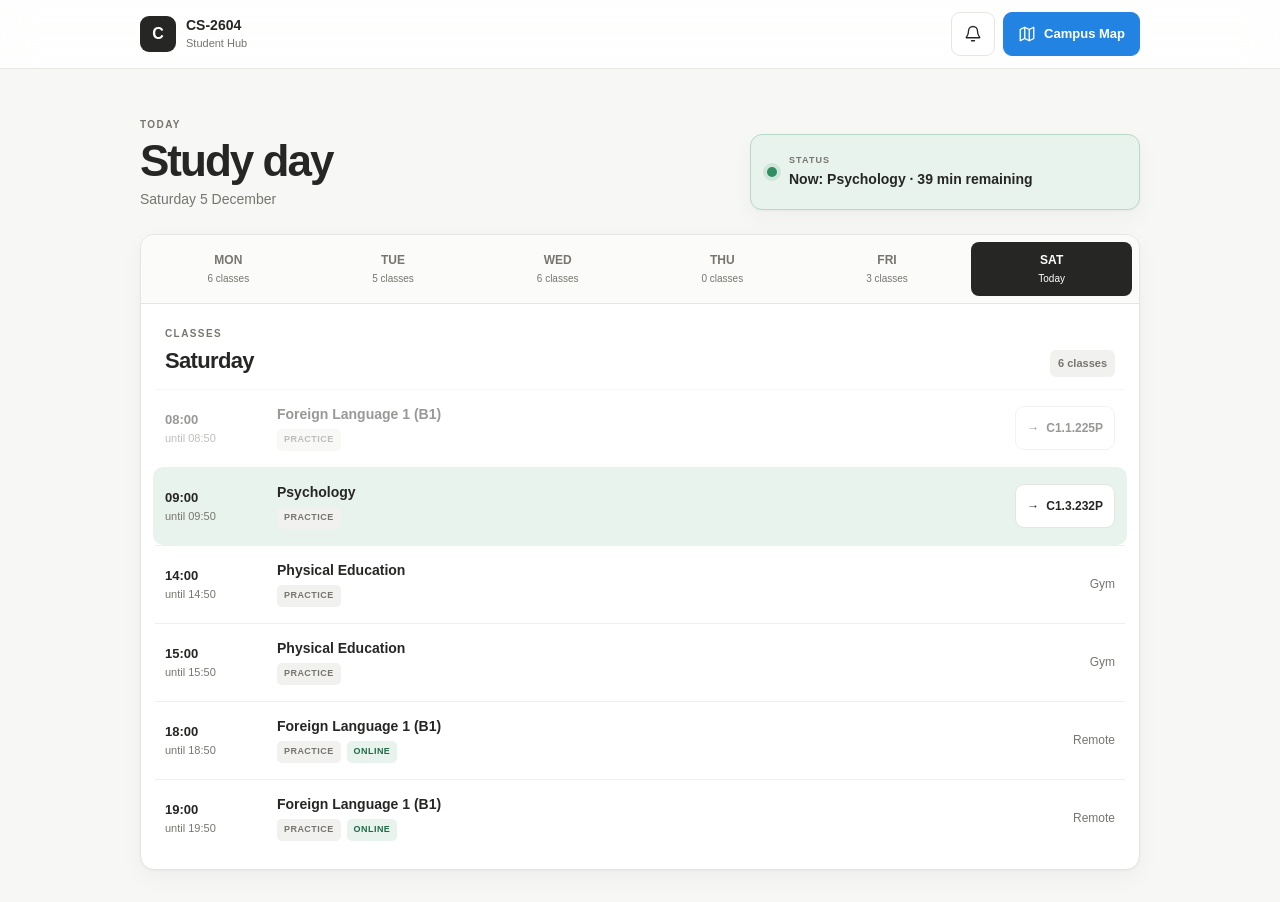
<file: index.html>
<!doctype html>
<html lang="en">
<head>
  <meta charset="utf-8">
  <meta
    name="viewport"
    content="width=device-width,initial-scale=1,viewport-fit=cover"
  >
  <meta name="theme-color" content="#ffffff">
  <meta
    name="description"
    content="CS-2604 group schedule and interactive AITU campus map"
  >

  <title>CS-2604 · Student Hub</title>

  <link rel="stylesheet" href="style.css?v=6">
  <script src="script.js?v=6" defer></script>
</head>

<body>
  <a class="skip-link" href="#schedule">Skip to schedule</a>

  <header class="topbar">
    <div class="shell topbar__inner">
      <a class="brand" href="./" aria-label="Student Hub, home">
        <span class="brand__mark" aria-hidden="true">C</span>

        <span>
          <strong>CS-2604</strong>
          <small>Student Hub</small>
        </span>
      </a>

      <nav class="top-actions" aria-label="Quick actions">
        <button
          id="notifyButton"
          class="icon-action"
          type="button"
          aria-label="Configure reminders"
          title="Reminders"
        >
          <svg aria-hidden="true" viewBox="0 0 24 24">
            <path d="M18 8a6 6 0 0 0-12 0c0 7-3 7-3 9h18c0-2-3-2-3-9M10 21h4"/>
          </svg>
        </button>

        <button
          id="openCampusMap"
          class="button button--primary"
          type="button"
        >
          <svg aria-hidden="true" viewBox="0 0 24 24">
            <path d="m9 18-6 3V6l6-3 6 3 6-3v15l-6 3-6-3Zm0 0V3m6 18V6"/>
          </svg>

          <span>Campus Map</span>
        </button>
      </nav>
    </div>
  </header>

  <main class="shell main">
    <section class="intro" aria-labelledby="heroTitle">
      <div>
        <p id="todayLabel" class="eyebrow">SCHEDULE</p>
        <h1 id="heroTitle">Study Day</h1>
        <p id="dateLabel" class="date-label"></p>
      </div>

      <div
        id="statusCard"
        class="status-card"
        aria-live="polite"
      >
        <span
          class="status-card__dot"
          aria-hidden="true"
        ></span>

        <span>
          <small>STATUS</small>
          <strong id="statusText">Loading…</strong>
        </span>
      </div>
    </section>

    <section
      class="schedule-card"
      aria-labelledby="dayName"
    >
      <nav
        class="day-tabs"
        id="dayTabs"
        aria-label="Select a day of the week"
      ></nav>

      <header class="schedule-head">
        <div>
          <p class="eyebrow">CLASSES</p>
          <h2 id="dayName">Monday</h2>
        </div>

        <span
          id="lessonCount"
          class="count-badge"
        ></span>
      </header>

      <div
        id="schedule"
        class="schedule"
        aria-live="polite"
      ></div>
    </section>
  </main>

  <dialog
    id="mapDialog"
    class="map-dialog"
    aria-labelledby="mapTitle"
  >
    <header class="map-dialog__bar">
      <div class="map-dialog__title">
        <span
          class="map-dialog__icon"
          aria-hidden="true"
        >
          A
        </span>

        <span>
          <small id="mapContext">CAMPUS MAP</small>
          <strong id="mapTitle">AITU Map</strong>
        </span>
      </div>

      <div class="map-dialog__actions">
        <a
          id="openMapTab"
          class="dialog-action"
          href="aitumap/index.html?v=6"
          target="_blank"
          rel="noopener"
          aria-label="Open the map in a new tab"
        >
          ↗
        </a>

        <button
          id="expandMap"
          class="dialog-action desktop-only"
          type="button"
          aria-label="Expand the map"
        >
          ⛶
        </button>

        <button
          id="closeMap"
          class="dialog-action"
          type="button"
          aria-label="Close the map"
        >
          ×
        </button>
      </div>
    </header>

    <iframe
      id="mapFrame"
      class="campus-map"
      title="Interactive AITU campus map"
      data-src="aitumap/index.html?v=6"
      loading="lazy"
    ></iframe>
  </dialog>

  <div
    id="toast"
    class="toast"
    role="status"
    aria-live="polite"
  ></div>
</body>
</html>
</file>
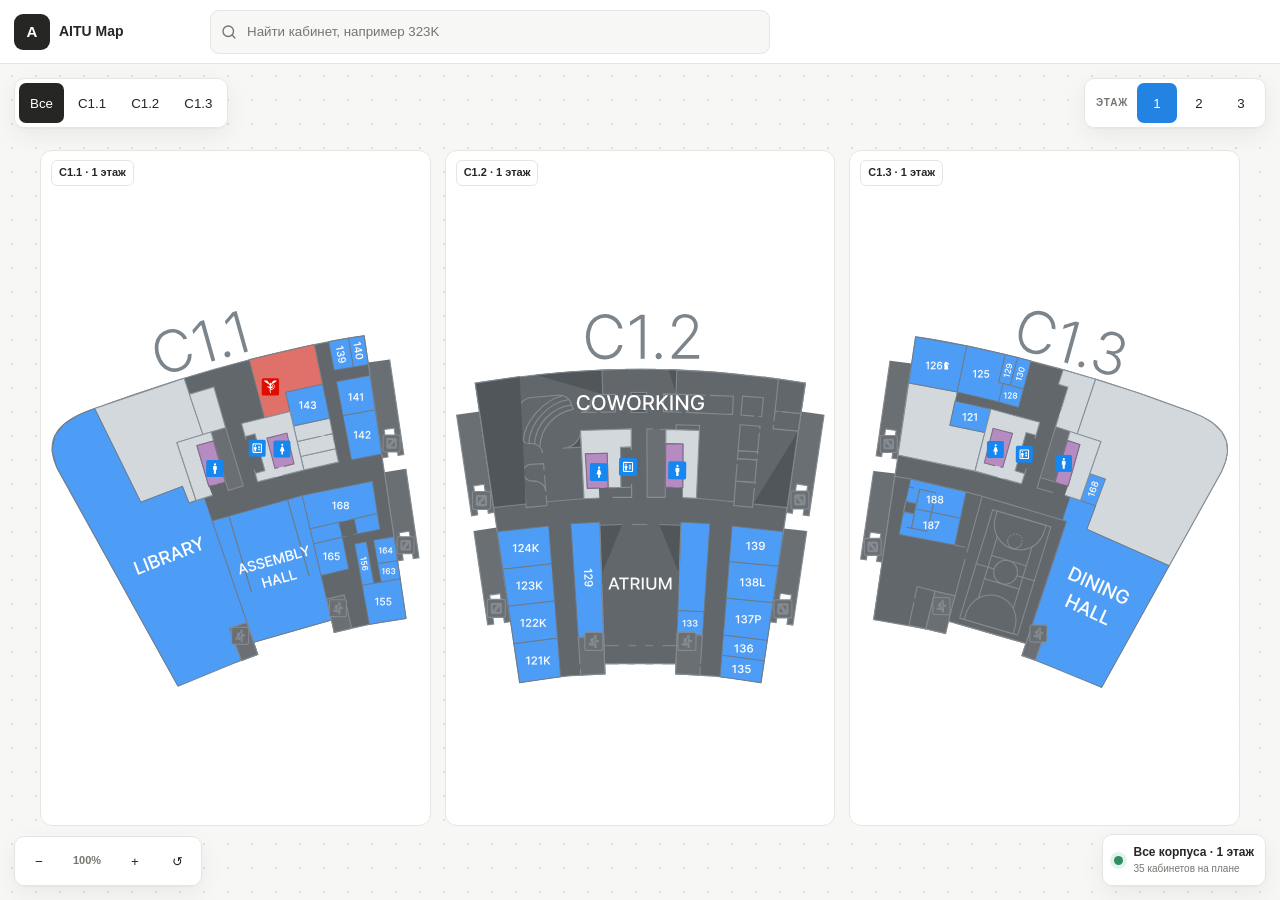
<file: aitumap/index.html>
<!doctype html>
<html lang="ru">
<head>
  <meta charset="utf-8">
  <meta name="viewport" content="width=device-width,initial-scale=1,viewport-fit=cover">
  <meta name="theme-color" content="#ffffff">
  <meta name="description" content="Интерактивная карта кампуса AITU с поиском кабинетов">
  <title>AITU Campus Map</title>
  <link rel="stylesheet" href="map.css?v=6">
  <script src="plans.js?v=6" defer></script>
  <script src="map.js?v=6" defer></script>
</head>
<body>
  <main id="root" class="map-app">
    <header class="toolbar">
      <a class="map-brand" href="../index.html" aria-label="Вернуться к расписанию"><span aria-hidden="true">A</span><strong>AITU Map</strong></a>
      <div class="search-wrap">
        <label class="search-box" for="roomSearch">
          <svg aria-hidden="true" viewBox="0 0 24 24"><circle cx="11" cy="11" r="7"/><path d="m20 20-4-4"/></svg>
          <span class="sr-only">Найти кабинет</span>
          <input id="roomSearch" type="search" placeholder="Найти кабинет, например 323K" autocomplete="off" spellcheck="false">
          <button id="clearSearch" class="clear-search" type="button" aria-label="Очистить поиск">×</button>
        </label>
        <div id="suggestions" class="suggestions" role="listbox" aria-label="Результаты поиска"></div>
      </div>
    </header>
    <section class="workspace" aria-label="Интерактивная карта кампуса">
      <div id="canvas" class="map-canvas"><div id="transformLayer" class="transform-layer"><div id="plans" class="plans"></div></div></div>
      <nav id="modePanel" class="mode-panel" aria-label="Корпус">
        <button class="seg-btn active" type="button" data-block="all">Все</button><button class="seg-btn" type="button" data-block="C1.1">C1.1</button><button class="seg-btn" type="button" data-block="C1.2">C1.2</button><button class="seg-btn" type="button" data-block="C1.3">C1.3</button>
      </nav>
      <nav id="floorPanel" class="floor-panel" aria-label="Этаж">
        <span>Этаж</span><button class="floor-btn active" type="button" data-floor="1">1</button><button class="floor-btn" type="button" data-floor="2">2</button><button class="floor-btn" type="button" data-floor="3">3</button>
      </nav>
      <div class="zoom-panel" aria-label="Масштаб">
        <button id="zoomOut" class="zoom-btn" type="button" aria-label="Уменьшить">−</button><span id="zoomValue">100%</span><button id="zoomIn" class="zoom-btn" type="button" aria-label="Увеличить">+</button><button id="resetView" class="zoom-btn" type="button" aria-label="Сбросить вид">↺</button>
      </div>
      <div class="status-panel" aria-live="polite"><span class="status-dot"></span><span><strong id="statusTitle">Все корпуса · 1 этаж</strong><small id="statusText">Загрузка планов…</small></span></div>
    </section>
  </main>
</body>
</html>
</file>
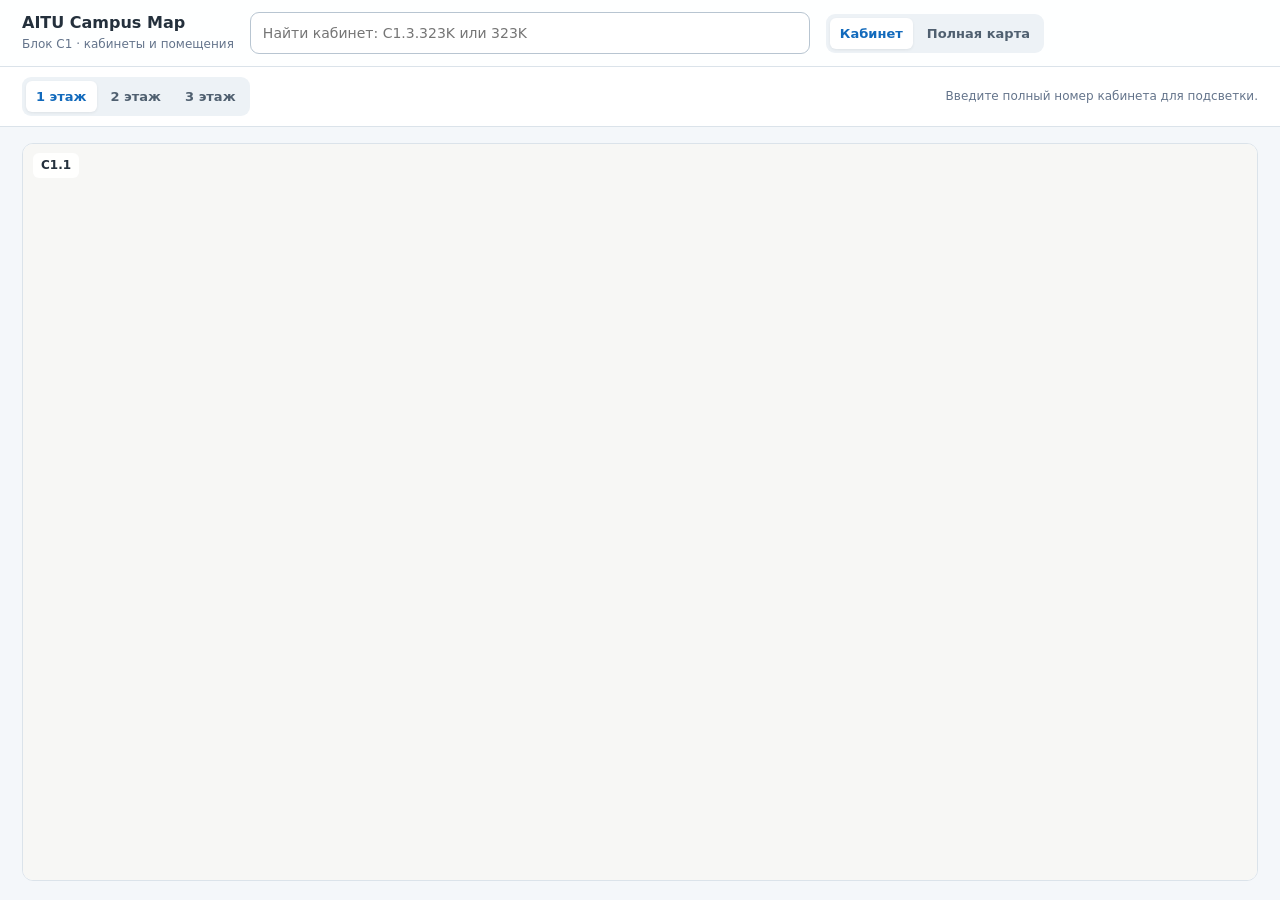
<file: aitumap/enhanced.html>
<!doctype html>
<html lang="ru"><head><meta charset="utf-8"><meta name="viewport" content="width=device-width,initial-scale=1"><title>AITU Campus Map</title><style>
:root{--bg:#f4f7fa;--paper:#fff;--ink:#24303c;--muted:#64748b;--line:#dbe3ea;--blue:#2783de}*{box-sizing:border-box}body{margin:0;background:var(--bg);color:var(--ink);font:14px/1.4 system-ui,-apple-system,"Segoe UI",sans-serif}.top{display:flex;align-items:center;gap:16px;padding:12px 22px;background:#fffffff2;border-bottom:1px solid var(--line)}.name b{display:block;font-size:16px}.name span{font-size:12px;color:var(--muted)}.search{flex:1;max-width:560px}.search input{width:100%;height:42px;border:1px solid #b8c5d1;border-radius:9px;padding:0 12px;font:inherit}.search input:focus{outline:3px solid #2783de33;border-color:var(--blue)}.switch,.floors{display:flex;gap:4px;padding:4px;background:#edf2f6;border-radius:9px}.switch button,.floors button{border:0;background:transparent;border-radius:6px;padding:8px 10px;color:#506070;font:600 13px system-ui;cursor:pointer}.switch button.active,.floors button.active{background:#fff;color:#126abc;box-shadow:0 1px 3px #0001}.toolbar{display:flex;justify-content:space-between;align-items:center;padding:10px 22px;background:#fff;border-bottom:1px solid var(--line)}.helper{color:var(--muted);font-size:12px}.notice{display:none;margin:14px 22px 0;padding:10px 12px;background:#e7f2fc;border:1px solid #b9dbf3;border-radius:8px;color:#1e5e94}.notice.show{display:block}.maps{display:grid;gap:14px;padding:16px 22px;height:calc(100vh - 130px);min-height:420px}.maps.room{grid-template-columns:minmax(0,1fr);max-width:1280px;margin:auto}.maps.full{grid-template-columns:repeat(3,minmax(0,1fr))}.card{position:relative;overflow:hidden;border:1px solid var(--line);border-radius:11px;background:#fff}.card h2{position:absolute;z-index:2;top:9px;left:10px;margin:0;padding:4px 8px;background:#fffffff2;border-radius:6px;font-size:12px}.card iframe{display:block;width:100%;height:100%;border:0}@media(max-width:720px){body{overflow:auto}.top{flex-wrap:wrap;padding:12px 16px;gap:9px}.search{order:3;flex-basis:100%;max-width:none}.toolbar{padding:9px 16px;align-items:flex-start;gap:8px;flex-direction:column}.maps{height:calc(100vh - 194px);padding:14px 16px;min-height:380px}.maps.full{height:auto;grid-template-columns:1fr}.maps.full .card{height:420px}.notice{margin:12px 16px 0}}@media(prefers-color-scheme:dark){:root{--bg:#161b21;--paper:#20262d;--ink:#f6f8fa;--muted:#aab4bf;--line:#3a4550}.top,.toolbar,.card{background:#20262df2}.switch,.floors{background:#303a45}.switch button,.floors button{color:#cad2da}.switch button.active,.floors button.active{background:#20262d;color:#70b7fa}.search input{background:#171d23;color:var(--ink);border-color:#4a5663}.notice{background:#173653;border-color:#285a80;color:#c4e2ff}}
</style></head><body>
<header class="top"><div class="name"><b>AITU Campus Map</b><span>Блок C1 · кабинеты и помещения</span></div><label class="search"><input id="query" placeholder="Найти кабинет: C1.3.323K или 323K" autocomplete="off"></label><div class="switch"><button id="roomMode" class="active">Кабинет</button><button id="fullMode">Полная карта</button></div></header><div class="toolbar"><div class="floors"><button data-floor="1" class="active">1 этаж</button><button data-floor="2">2 этаж</button><button data-floor="3">3 этаж</button></div><span id="helper" class="helper">Введите номер кабинета или откройте полную карту.</span></div><div id="notice" class="notice"></div><main id="maps" class="maps room"></main>
<script>
const blocks=['C1.1','C1.2','C1.3'],maps=document.querySelector('#maps'),query=document.querySelector('#query'),notice=document.querySelector('#notice'),helper=document.querySelector('#helper');let floor=1,mode='room',room=new URLSearchParams(location.search).get('room')||'';
function parse(v){v=v.trim().toUpperCase().replace(/\s/g,'');let x=v.match(/^(?:C1\.)?([123])\.([\d]+[A-ZА-ЯЁ]*)$/);return x?{floor:+x[1],block:'C1.'+x[1],code:x[2],full:'C1.'+x[1]+'.'+x[2]}:null}
function setNative(d,el,value){let proto=el.tagName==='SELECT'?d.defaultView.HTMLSelectElement.prototype:d.defaultView.HTMLInputElement.prototype;Object.getOwnPropertyDescriptor(proto,'value').set.call(el,value);el.dispatchEvent(new Event(el.tagName==='SELECT'?'change':'input',{bubbles:true}))}
function configure(frame,block,term){try{const d=frame.contentDocument;if(!d)return;const select=d.querySelector('select'),input=d.querySelector('input');if(select)setNative(d,select,block);if(input)setNative(d,input,term);const hide=(seed)=>{let e=seed;while(e&&e!==d.body){let r=e.getBoundingClientRect();if(r.width>d.defaultView.innerWidth*.7&&r.height<110){e.style.display='none';return}e=e.parentElement}};hide(input);const title=[...d.querySelectorAll('*')].find(x=>(x.textContent||'').trim()==='aitu map');hide(title);const nums=[...d.querySelectorAll('button')].filter(x=>/^[123]$/.test(x.textContent.trim()));hide(nums[0])}catch(e){console.warn(e)}}
function panel(block,term){let c=document.createElement('section');c.className='card';c.innerHTML='<h2>'+block+'</h2>';let f=document.createElement('iframe');f.title='Карта '+block+', этаж '+floor;f.src='index.html';f.onload=()=>setTimeout(()=>configure(f,block,term),140);c.append(f);return c}
function render(){let p=parse(room);if(p){floor=p.floor;query.value=p.full}let term=p?p.code:room.trim().toUpperCase();let list=mode==='full'?blocks:(p?[p.block]:(term?blocks:['C1.1']));maps.className='maps '+(mode==='full'?'full':'room');maps.replaceChildren(...list.map(b=>panel(b,term)));document.querySelectorAll('[data-floor]').forEach(b=>b.classList.toggle('active',+b.dataset.floor===floor));roomMode.classList.toggle('active',mode==='room');fullMode.classList.toggle('active',mode==='full');if(p){notice.textContent='Открыт '+p.full+' - кабинет подсвечен на плане '+p.block+'.';notice.classList.add('show');helper.textContent='Можно переключить этаж или открыть все блоки.'}else{notice.classList.remove('show');helper.textContent=mode==='full'?'Все блоки C1 на '+floor+' этаже.':'Введите полный номер кабинета для подсветки.'}}
let t;query.value=room;query.oninput=()=>{clearTimeout(t);t=setTimeout(()=>{room=query.value;mode='room';render()},180)};roomMode.onclick=()=>{mode='room';render()};fullMode.onclick=()=>{mode='full';room='';query.value='';render()};document.querySelectorAll('[data-floor]').forEach(b=>b.onclick=()=>{floor=+b.dataset.floor;room='';query.value='';render()});render();
</script></body></html>
</file>
<file: style.css>
:root{color-scheme:light;--ink:#262625;--muted:#77756f;--canvas:#f7f7f5;--surface:#fff;--soft:#f1f1ef;--line:#e5e5e2;--blue:#2383e2;--blue-soft:#e8f2fb;--green:#2f8f62;--green-soft:#e8f3ed;--orange:#c8762b;--orange-soft:#fbefe3;--radius:12px;--shadow:0 1px 2px rgba(0,0,0,.04),0 8px 24px rgba(0,0,0,.04)}
*{box-sizing:border-box}html{scroll-behavior:smooth}body{margin:0;background:var(--canvas);color:var(--ink);font:16px/1.5 ui-sans-serif,-apple-system,BlinkMacSystemFont,"Segoe UI",sans-serif;-webkit-font-smoothing:antialiased}.shell{width:min(calc(100% - 48px),1000px);margin-inline:auto}button,a{font:inherit}.skip-link{position:fixed;z-index:100;top:8px;left:8px;transform:translateY(-150%);padding:10px 14px;border-radius:8px;background:var(--ink);color:#fff}.skip-link:focus{transform:none}.topbar{position:sticky;top:0;z-index:30;border-bottom:1px solid rgba(229,229,226,.9);background:rgba(255,255,255,.88);backdrop-filter:blur(16px)}.topbar__inner{height:68px;display:flex;align-items:center;justify-content:space-between}.brand{display:flex;align-items:center;gap:10px;color:inherit;text-decoration:none}.brand__mark,.map-dialog__icon{display:grid;place-items:center;width:36px;height:36px;border-radius:9px;background:var(--ink);color:#fff;font-weight:800}.brand strong,.brand small{display:block}.brand strong{font-size:14px;line-height:1.2}.brand small{margin-top:1px;color:var(--muted);font-size:11px}.top-actions{display:flex;align-items:center;gap:8px}.button,.icon-action,.dialog-action,.room-button{min-height:44px;border:1px solid var(--line);border-radius:9px;background:var(--surface);color:var(--ink);cursor:pointer}.button{display:inline-flex;align-items:center;justify-content:center;gap:8px;padding:0 14px;font-size:13px;font-weight:700}.button svg,.icon-action svg{width:18px;height:18px;fill:none;stroke:currentColor;stroke-width:1.8;stroke-linecap:round;stroke-linejoin:round}.button--primary{border-color:var(--blue);background:var(--blue);color:#fff}.icon-action{display:grid;place-items:center;width:44px;padding:0}.icon-action.on{border-color:#a6d0b8;background:var(--green-soft);color:#216b49}.button:hover,.icon-action:hover,.dialog-action:hover,.room-button:hover{filter:brightness(.98);transform:translateY(-1px)}.main{padding:48px 0 32px}.intro{display:grid;grid-template-columns:1fr minmax(300px,390px);gap:32px;align-items:end;margin-bottom:24px}.eyebrow{margin:0;color:var(--muted);font-size:10px;font-weight:800;letter-spacing:.14em}.intro h1{margin:5px 0 4px;font-size:clamp(30px,5vw,44px);line-height:1.08;letter-spacing:-.045em}.date-label{margin:0;color:var(--muted);font-size:14px}.status-card{display:flex;align-items:center;gap:12px;min-height:76px;padding:14px 16px;border:1px solid var(--line);border-radius:var(--radius);background:var(--surface);box-shadow:var(--shadow)}.status-card__dot{flex:0 0 10px;width:10px;height:10px;border-radius:50%;background:#a5a5a0;box-shadow:0 0 0 4px #ededeb}.status-card small,.status-card strong{display:block}.status-card small{margin-bottom:3px;color:var(--muted);font-size:9px;font-weight:800;letter-spacing:.12em}.status-card strong{font-size:14px;line-height:1.35}.status-card.live{border-color:#b8dbc7;background:var(--green-soft)}.status-card.live .status-card__dot{background:var(--green);box-shadow:0 0 0 4px rgba(47,143,98,.13)}.status-card.soon{border-color:#ebc8a9;background:var(--orange-soft)}.status-card.soon .status-card__dot{background:var(--orange);box-shadow:0 0 0 4px rgba(200,118,43,.13)}.schedule-card{overflow:hidden;border:1px solid var(--line);border-radius:14px;background:var(--surface);box-shadow:var(--shadow)}.day-tabs{display:grid;grid-template-columns:repeat(6,1fr);gap:4px;padding:7px;border-bottom:1px solid var(--line);background:#fbfbfa}.day-tab{min-height:54px;border:0;border-radius:8px;background:transparent;color:var(--muted);font-size:12px;font-weight:750;cursor:pointer}.day-tab span{display:block;margin-top:2px;font-size:10px;font-weight:500}.day-tab:hover{background:var(--soft);color:var(--ink)}.day-tab.active{background:var(--ink);color:#fff}.day-tab.today:not(.active){color:var(--blue)}.schedule-head{display:flex;align-items:flex-end;justify-content:space-between;padding:22px 24px 12px}.schedule-head h2{margin:3px 0 0;font-size:22px;letter-spacing:-.03em}.count-badge{padding:5px 8px;border-radius:6px;background:var(--soft);color:var(--muted);font-size:11px;font-weight:700}.schedule{padding:0 14px 12px}.lesson{display:grid;grid-template-columns:96px minmax(0,1fr) auto;gap:16px;align-items:center;min-height:78px;padding:12px 10px;border-top:1px solid #efefed}.lesson.past{opacity:.47}.lesson.current{margin:0 -2px;padding-inline:12px;border-top-color:transparent;border-radius:10px;background:var(--green-soft);opacity:1}.lesson__time{font-size:13px;font-weight:750;font-variant-numeric:tabular-nums;color:var(--ink)}.lesson__time span{display:block;margin-top:1px;color:var(--muted);font-size:11px;font-weight:500}.lesson__name{font-size:14px;font-weight:700;line-height:1.35}.lesson__meta{display:flex;gap:6px;margin-top:5px}.badge{display:inline-flex;align-items:center;min-height:22px;padding:1px 7px;border-radius:5px;background:var(--soft);color:var(--muted);font-size:9px;font-weight:800;letter-spacing:.05em;text-transform:uppercase}.badge.lecture{background:var(--blue-soft);color:#24659f}.badge.online{background:var(--green-soft);color:#216b49}.room-button{display:inline-flex;align-items:center;gap:7px;padding:0 11px;white-space:nowrap;font-size:12px;font-weight:700}.room-button:hover{border-color:#a9cdec;background:var(--blue-soft);color:#225f95}.room-placeholder{color:var(--muted);font-size:12px}.empty{padding:54px 20px 62px;text-align:center;color:var(--muted)}.empty__icon{display:grid;place-items:center;width:42px;height:42px;margin:0 auto 12px;border-radius:50%;background:var(--soft);font-size:20px}.empty strong{display:block;color:var(--ink)}.hint{margin:14px 0 0;text-align:center;color:var(--muted);font-size:12px}.map-dialog{width:min(calc(100% - 28px),1180px);height:min(calc(100% - 28px),820px);max-width:none;max-height:none;padding:0;overflow:hidden;border:1px solid var(--line);border-radius:14px;background:var(--surface);color:var(--ink);box-shadow:0 24px 80px rgba(0,0,0,.26)}.map-dialog::backdrop{background:rgba(28,28,27,.6);backdrop-filter:blur(2px)}.map-dialog.expanded{width:100%;height:100%;border:0;border-radius:0}.map-dialog__bar{height:62px;display:flex;align-items:center;justify-content:space-between;padding:0 10px 0 14px;border-bottom:1px solid var(--line)}.map-dialog__title{display:flex;align-items:center;gap:10px;min-width:0}.map-dialog__icon{width:34px;height:34px;background:var(--blue)}.map-dialog__title small,.map-dialog__title strong{display:block}.map-dialog__title small{color:var(--muted);font-size:9px;font-weight:800;letter-spacing:.12em}.map-dialog__title strong{overflow:hidden;text-overflow:ellipsis;white-space:nowrap;font-size:14px}.map-dialog__actions{display:flex;gap:3px}.dialog-action{display:grid;place-items:center;width:42px;padding:0;border-color:transparent;text-decoration:none;font-size:19px}.campus-map{display:block;width:100%;height:calc(100% - 62px);border:0;background:var(--canvas)}.toast{position:fixed;z-index:80;left:50%;bottom:24px;max-width:min(420px,calc(100% - 32px));transform:translate(-50%,20px);padding:11px 14px;border-radius:9px;background:var(--ink);color:#fff;box-shadow:0 8px 30px rgba(0,0,0,.18);font-size:13px;opacity:0;pointer-events:none;transition:.2s}.toast.show{transform:translate(-50%,0);opacity:1}:focus-visible{outline:3px solid rgba(35,131,226,.28);outline-offset:2px}
@media(max-width:700px){.shell{width:min(calc(100% - 24px),1000px)}.topbar__inner{height:62px}.button span{display:none}.button{width:44px;padding:0}.main{padding-top:24px}.intro{grid-template-columns:1fr;gap:15px;margin-bottom:16px}.intro h1{font-size:32px}.status-card{min-height:62px}.day-tabs{grid-template-columns:repeat(6,minmax(54px,1fr));overflow:visible}.day-tabs::-webkit-scrollbar{display:none}.schedule-head{padding:18px 16px 10px}.schedule-head h2{font-size:20px}.schedule{padding:0 8px 8px}.lesson{grid-template-columns:72px minmax(0,1fr);gap:10px;min-height:88px;padding:12px 8px}.room-button,.room-placeholder{grid-column:2;justify-self:start;min-height:38px;margin-top:-3px}.hint{display:none}.map-dialog{width:100%;height:100%;border:0;border-radius:0}.map-dialog__bar{height:54px;padding-left:9px}.campus-map{height:calc(100% - 54px)}.desktop-only,#openMapTab{display:none}}
@media(prefers-reduced-motion:reduce){*{scroll-behavior:auto!important;transition:none!important}}
</file>
<file: aitumap/map.css>
:root{color-scheme:light;--ink:#262625;--muted:#77756f;--canvas:#f7f7f5;--surface:#fff;--soft:#f1f1ef;--line:#e5e5e2;--blue:#2383e2;--blue-soft:#e8f2fb;--green:#2f8f62;--orange:#e39138;--shadow:0 1px 2px rgba(0,0,0,.04),0 8px 24px rgba(0,0,0,.06)}*{box-sizing:border-box}html,body,#root{width:100%;height:100%;margin:0}body{overflow:hidden;background:var(--canvas);color:var(--ink);font:15px/1.45 ui-sans-serif,-apple-system,BlinkMacSystemFont,"Segoe UI",sans-serif;-webkit-font-smoothing:antialiased}.map-app{display:grid;grid-template-rows:64px 1fr;height:100%;min-height:360px}.toolbar{position:relative;z-index:20;display:grid;grid-template-columns:180px minmax(240px,560px) 1fr;gap:16px;align-items:center;padding:9px 14px;border-bottom:1px solid var(--line);background:rgba(255,255,255,.92);backdrop-filter:blur(16px)}.map-brand{display:flex;align-items:center;gap:9px;color:inherit;text-decoration:none}.map-brand>span{display:grid;place-items:center;width:36px;height:36px;border-radius:9px;background:var(--ink);color:#fff;font-weight:800}.map-brand strong{font-size:14px}.search-wrap{position:relative;width:100%;justify-self:center}.search-box{display:flex;align-items:center;height:44px;padding:0 9px;border:1px solid var(--line);border-radius:9px;background:var(--canvas)}.search-box:focus-within{border-color:var(--blue);box-shadow:0 0 0 3px rgba(35,131,226,.13);background:#fff}.search-box svg{flex:0 0 18px;width:18px;height:18px;fill:none;stroke:var(--muted);stroke-width:1.8;stroke-linecap:round}.search-box input{width:100%;height:100%;padding:0 9px;border:0;outline:0;background:transparent;color:var(--ink);font:600 14px inherit}.clear-search{display:none;width:34px;height:34px;border:0;border-radius:7px;background:transparent;color:var(--muted);font-size:20px;cursor:pointer}.clear-search:hover{background:var(--soft)}.suggestions{position:absolute;top:50px;left:0;right:0;display:none;max-height:300px;overflow:auto;padding:6px;border:1px solid var(--line);border-radius:10px;background:#fff;box-shadow:var(--shadow)}.suggestions.open{display:block}.suggestion{display:flex;align-items:center;justify-content:space-between;width:100%;min-height:44px;padding:8px 10px;border:0;border-radius:7px;background:transparent;color:var(--ink);text-align:left;cursor:pointer}.suggestion:hover,.suggestion.active{background:var(--blue-soft)}.suggestion strong{font-size:13px}.suggestion span{color:var(--muted);font-size:11px}.shortcut-hint{justify-self:end;margin:0;color:var(--muted);font-size:11px}.workspace{position:relative;min-height:0;overflow:hidden}.map-canvas{position:absolute;inset:0;overflow:hidden;touch-action:none;cursor:grab;background-color:var(--canvas);background-image:radial-gradient(#dededb 1px,transparent 1px);background-size:24px 24px}.map-canvas.dragging{cursor:grabbing}.transform-layer{position:absolute;inset:0;display:flex;align-items:center;justify-content:center;padding:86px 40px 74px;transform-origin:center;will-change:transform}.plans{display:grid;place-items:center;width:100%;height:100%;gap:14px}.plans.full{grid-template-columns:repeat(3,minmax(0,1fr));align-items:stretch}.plan-card{position:relative;display:flex;align-items:center;justify-content:center;width:100%;height:100%;min-width:0;min-height:0;padding:10px;border:1px solid var(--line);border-radius:12px;background:rgba(255,255,255,.96)}.plans.single .plan-card{max-width:1080px;max-height:720px}.plan-label{position:absolute;z-index:2;top:9px;left:10px;padding:4px 7px;border:1px solid var(--line);border-radius:6px;background:rgba(255,255,255,.92);font-size:11px;font-weight:800}.plan-host{display:flex;align-items:center;justify-content:center;width:100%;height:100%;padding-top:22px}.plan-host svg{display:block;width:100%;height:100%;max-width:100%;max-height:100%;overflow:visible}.plan-host svg .bg{fill:#62676b!important;stroke:#858b90!important}.plan-host svg .map-groups-stairs path,.plan-host svg .map-groups-stairs>polyline,.plan-host svg .map-groups-stairs-fill path,.plan-host svg .map-groups-stairs-fill>polyline,.plan-host svg .map-groups-escapes polyline,.plan-host svg .map-groups-escapes polygon,.plan-host svg .map-groups-escapes-icon path{fill:#6a6f73!important;stroke:#858b90!important}.plan-host svg .map-groups-rooms-vk>g:not([data-name])>polygon,.plan-host svg .map-groups-rooms-vk>g:not([data-name])>polyline,.plan-host svg .map-groups-rooms-vk>g:not([data-name])>path{fill:#62676b!important;stroke:#858b90!important}.plan-host svg .map-groups-rooms-vk>g[data-name]>polygon,.plan-host svg .map-groups-rooms-vk>g[data-name]>polyline,.plan-host svg .map-groups-rooms-vk>g[data-name]>line{fill:#55a1ec!important;stroke:#74808b!important}.plan-host svg .map-groups-rooms-vk>g[data-name]>path{fill:#fff!important;stroke:#fff!important}.plan-host [data-name]{cursor:pointer;transition:filter .14s}.plan-host [data-name]:hover{filter:brightness(1.08) saturate(1.1)}.plan-host .room-map-group-search-target,.plan-host .room-map-group-search-target line,.plan-host .room-map-group-search-target polygon,.plan-host .room-map-group-search-target polyline{fill:var(--orange)!important;stroke:#98591d!important;stroke-width:1.4!important;filter:drop-shadow(0 0 4px rgba(227,145,56,.65))}.mode-panel,.floor-panel,.zoom-panel,.status-panel{position:absolute;z-index:10;display:flex;align-items:center;border:1px solid var(--line);border-radius:10px;background:rgba(255,255,255,.94);box-shadow:var(--shadow);backdrop-filter:blur(12px)}.mode-panel{top:14px;left:14px;padding:4px;gap:3px}.seg-btn,.floor-btn,.zoom-btn{display:grid;place-items:center;min-width:40px;height:40px;border:0;border-radius:7px;background:transparent;color:var(--ink);font:750 13px inherit;cursor:pointer}.seg-btn{padding:0 11px}.seg-btn:hover,.floor-btn:hover,.zoom-btn:hover{background:var(--soft)}.seg-btn.active{background:var(--ink);color:#fff}.floor-panel{top:14px;right:14px;padding:4px;gap:2px}.floor-panel>span{padding:0 7px;color:var(--muted);font-size:10px;font-weight:700;text-transform:uppercase;letter-spacing:.08em}.floor-btn.active{background:var(--blue);color:#fff}.zoom-panel{left:14px;bottom:14px;padding:4px;gap:2px}.zoom-panel>span{display:grid;place-items:center;min-width:52px;color:var(--muted);font-size:11px;font-weight:700}.status-panel{right:14px;bottom:14px;gap:10px;max-width:min(390px,calc(100% - 30px));padding:9px 11px}.status-dot{flex:0 0 9px;width:9px;height:9px;border-radius:50%;background:var(--green);box-shadow:0 0 0 4px rgba(47,143,98,.12)}.status-panel strong,.status-panel small{display:block}.status-panel strong{font-size:12px}.status-panel small{overflow:hidden;text-overflow:ellipsis;white-space:nowrap;color:var(--muted);font-size:10px}.sr-only{position:absolute;width:1px;height:1px;margin:-1px;overflow:hidden;clip:rect(0,0,0,0);white-space:nowrap}:focus-visible{outline:3px solid rgba(35,131,226,.28);outline-offset:2px}
@media(max-width:820px){.map-app{grid-template-rows:58px 1fr}.toolbar{grid-template-columns:1fr;height:58px;padding:7px 10px}.map-brand,.shortcut-hint{display:none}.search-wrap{max-width:none}.map-canvas{background-image:none}.mode-panel{top:9px;left:9px;right:9px;justify-content:stretch}.seg-btn{flex:1 1 0;padding:0 6px}.floor-panel{top:58px;right:9px}.transform-layer{padding:105px 8px 16px}.plans.full{grid-template-columns:1fr;grid-template-rows:repeat(3,minmax(300px,auto));height:auto;min-height:960px}.map-canvas.full-mode{overflow:auto;touch-action:pan-y;cursor:auto}.map-canvas.full-mode .transform-layer{position:relative;height:auto;min-height:100%;transform:none!important}.plan-card{min-height:340px;padding:6px;box-shadow:none}.plan-label{display:none}.plan-host{padding-top:0}.zoom-panel,.status-panel{display:none}.suggestions{position:fixed;top:54px;left:9px;right:9px}.floor-panel>span{display:none}}
@media(max-width:420px){.seg-btn{min-width:0;font-size:12px}.floor-btn{min-width:36px;width:36px}.plans.full{grid-template-rows:repeat(3,minmax(340px,auto));min-height:1080px}}
@media(prefers-reduced-motion:reduce){*{scroll-behavior:auto!important;transition:none!important}}
</file>
